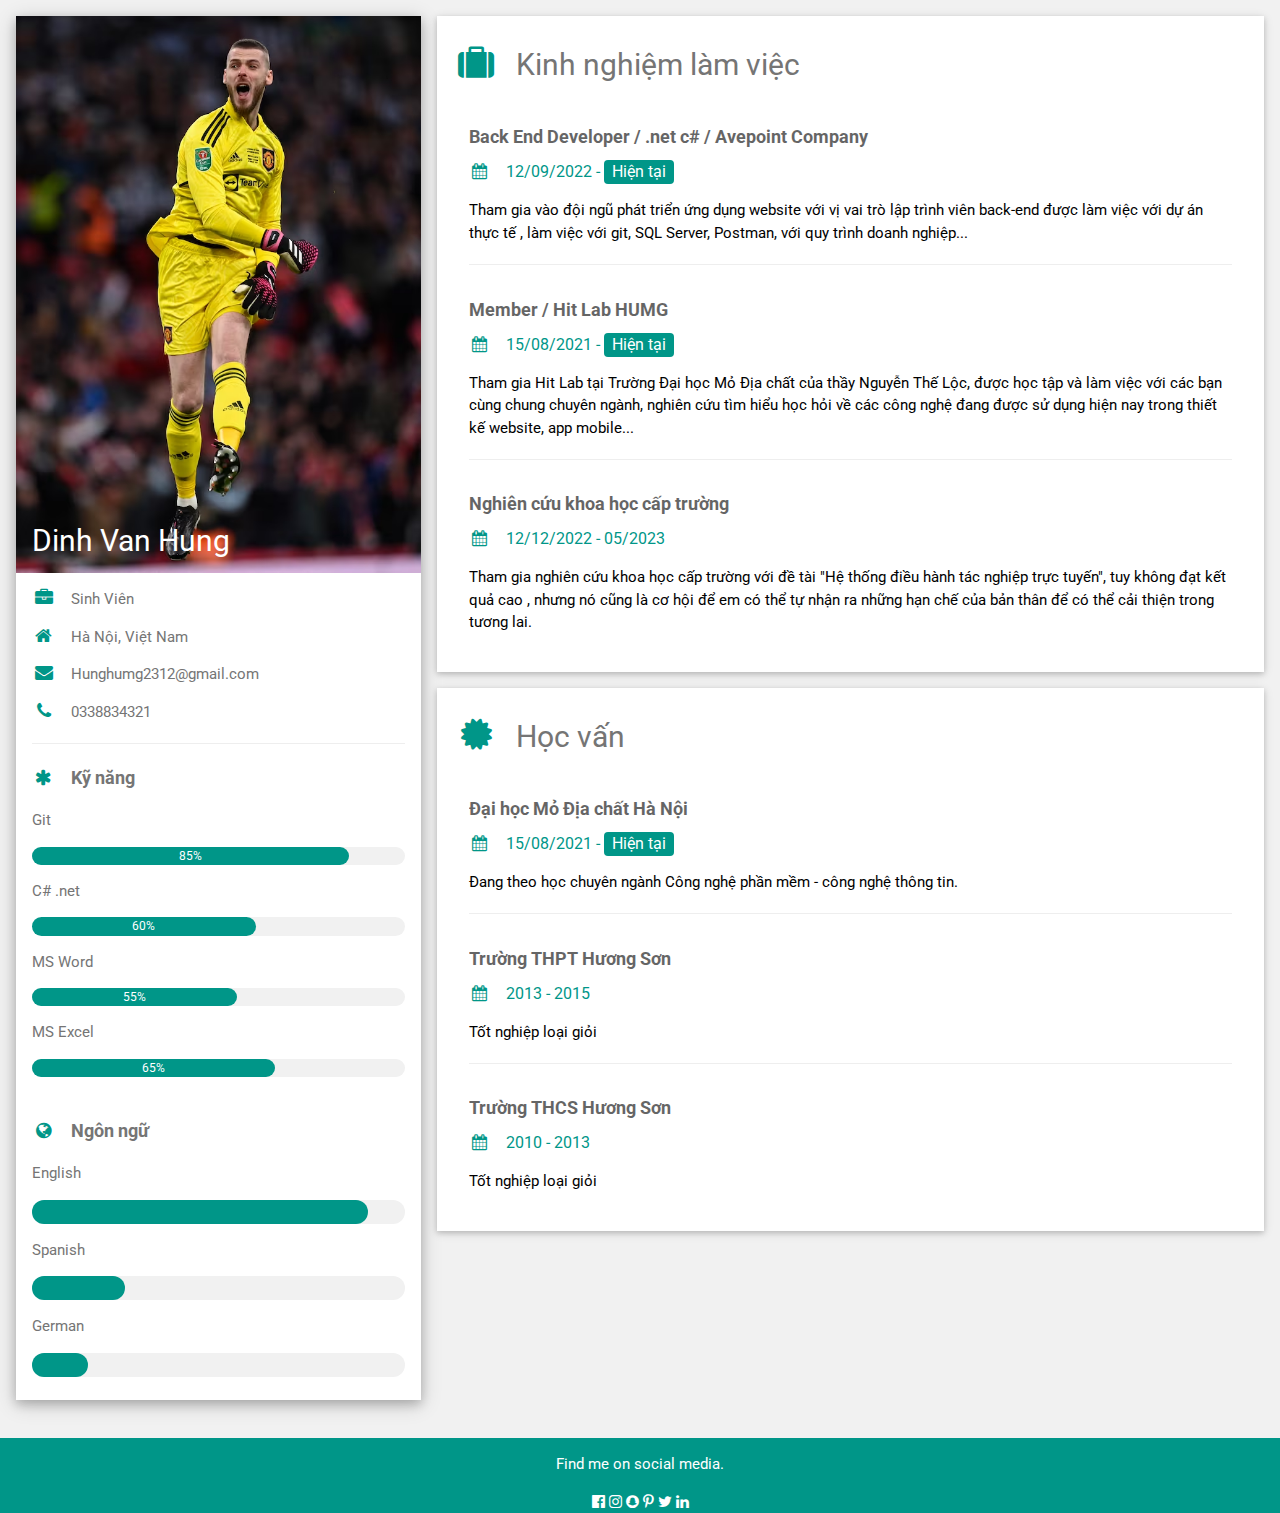
<file: index.html>
<!DOCTYPE html>
<html>
<head>
<title>W3.CSS Template</title>
<meta charset="UTF-8">
<meta name="viewport" content="width=device-width, initial-scale=1">
<!-- <link rel="stylesheet" href="https://www.w3schools.com/w3css/4/w3.css"> -->
<link rel="stylesheet" href="./css/style.css">

<link rel='stylesheet' href='https://fonts.googleapis.com/css?family=Roboto'>
<link rel="stylesheet" href="https://cdnjs.cloudflare.com/ajax/libs/font-awesome/4.7.0/css/font-awesome.min.css">
<style>
html,body,h1,h2,h3,h4,h5,h6 {font-family: "Roboto", sans-serif}
</style>
</head>
<body class="w3-light-grey">

<!-- Page Container -->
<div class="w3-content w3-margin-top" style="max-width:1400px;">

  <!-- The Grid -->
  <div class="w3-row-padding">
  
    <!-- Left Column -->
    <div class="w3-third">
    
      <div class="w3-white w3-text-grey w3-card-4">
        <div class="w3-display-container">
          <img src="/w3images/avatar_profile.img" style="width:100%" alt="Avatar">
          <div class="w3-display-bottomleft w3-container w3-text-white">
            <h2>Dinh Van Hung</h2>
          </div>
        </div>
        <div class="w3-container">
          <p><i class="fa fa-briefcase fa-fw w3-margin-right w3-large w3-text-teal"></i>Sinh Viên</p>
          <p><i class="fa fa-home fa-fw w3-margin-right w3-large w3-text-teal"></i>Hà Nội, Việt Nam</p>
          <p><i class="fa fa-envelope fa-fw w3-margin-right w3-large w3-text-teal"></i>Hunghumg2312@gmail.com</p>
          <p><i class="fa fa-phone fa-fw w3-margin-right w3-large w3-text-teal"></i>0338834321</p>
          <hr>

          <p class="w3-large"><b><i class="fa fa-asterisk fa-fw w3-margin-right w3-text-teal"></i>Kỹ năng</b></p>
          <p>Git</p>
          <div class="w3-light-grey w3-round-xlarge w3-small">
            <div class="w3-container w3-center w3-round-xlarge w3-teal" style="width:85%">85%</div>
          </div>
          <p>C# .net</p>
          <div class="w3-light-grey w3-round-xlarge w3-small">
            <div class="w3-container w3-center w3-round-xlarge w3-teal" style="width:60%">
              <div class="w3-center w3-text-white">60%</div>
            </div>
          </div>
          <p>MS Word</p>
          <div class="w3-light-grey w3-round-xlarge w3-small">
            <div class="w3-container w3-center w3-round-xlarge w3-teal" style="width:55%">55%</div>
          </div>
          <p>MS Excel</p>
          <div class="w3-light-grey w3-round-xlarge w3-small">
            <div class="w3-container w3-center w3-round-xlarge w3-teal" style="width:65%">65%</div>
          </div>
          <br>

          <p class="w3-large w3-text-theme"><b><i class="fa fa-globe fa-fw w3-margin-right w3-text-teal"></i>Ngôn ngữ</b></p>
          <p>English</p>
          <div class="w3-light-grey w3-round-xlarge">
            <div class="w3-round-xlarge w3-teal" style="height:24px;width:90%"></div>
          </div>
          <p>Spanish</p>
          <div class="w3-light-grey w3-round-xlarge">
            <div class="w3-round-xlarge w3-teal" style="height:24px;width:25%"></div>
          </div>
          <p>German</p>
          <div class="w3-light-grey w3-round-xlarge">
            <div class="w3-round-xlarge w3-teal" style="height:24px;width:15%"></div>
          </div>
          <br>
        </div>
      </div><br>

    <!-- End Left Column -->
    </div>

    <!-- Right Column -->
    <div class="w3-twothird">
    
      <div class="w3-container w3-card w3-white w3-margin-bottom">
        <h2 class="w3-text-grey w3-padding-16"><i class="fa fa-suitcase fa-fw w3-margin-right w3-xxlarge w3-text-teal"></i>Kinh nghiệm làm việc</h2>
        <div class="w3-container">
          <h5 class="w3-opacity"><b>Back End Developer / .net c# / Avepoint Company</b></h5>
          <h6 class="w3-text-teal"><i class="fa fa-calendar fa-fw w3-margin-right"></i>12/09/2022 - <span class="w3-tag w3-teal w3-round">Hiện tại</span></h6>
          <p>Tham gia vào đội ngũ phát triển ứng dụng website với vị vai trò lập trình viên back-end được làm việc với dự án thực tế
            , làm việc với git, SQL Server, Postman, với quy trình doanh nghiệp...
          </p>
          <hr>
        </div>
        <div class="w3-container">
          <h5 class="w3-opacity"><b>Member / Hit Lab HUMG</b></h5>
          <h6 class="w3-text-teal"><i class="fa fa-calendar fa-fw w3-margin-right"></i>15/08/2021 - <span class="w3-tag w3-teal w3-round">Hiện tại</span></h6>
          <p>Tham gia Hit Lab tại Trường Đại học Mỏ Địa chất của thầy Nguyễn Thế Lộc, được học tập và làm việc với các bạn cùng chung chuyên ngành,
            nghiên cứu tìm hiểu học hỏi về các công nghệ đang được sử dụng hiện nay trong thiết kế website, app mobile...
          </p>
          <hr>
        </div>
        <div class="w3-container">
          <h5 class="w3-opacity"><b>Nghiên cứu khoa học cấp trường</b></h5>
          <h6 class="w3-text-teal"><i class="fa fa-calendar fa-fw w3-margin-right"></i>12/12/2022 - 05/2023</h6>
          <p>Tham gia nghiên cứu khoa học cấp trường với đề tài "Hệ thống điều hành tác nghiệp trực tuyến", tuy không đạt kết quả cao
            , nhưng nó cũng là cơ hội để em có thể tự nhận ra những hạn chế của bản thân để có thể cải thiện trong tương lai.
          </p><br>
        </div>
      </div>

      <div class="w3-container w3-card w3-white">
        <h2 class="w3-text-grey w3-padding-16"><i class="fa fa-certificate fa-fw w3-margin-right w3-xxlarge w3-text-teal"></i>Học vấn</h2>
        <div class="w3-container">
          <h5 class="w3-opacity"><b>Đại học Mỏ Địa chất Hà Nội</b></h5>
          <h6 class="w3-text-teal"><i class="fa fa-calendar fa-fw w3-margin-right"></i>15/08/2021 - <span class="w3-tag w3-teal w3-round">Hiện tại</span></h6>
          <p>Đang theo học chuyên ngành Công nghệ phần mềm - công nghệ thông tin.</p>
          <hr>
        </div>
        <div class="w3-container">
          <h5 class="w3-opacity"><b>Trường THPT Hương Sơn</b></h5>
          <h6 class="w3-text-teal"><i class="fa fa-calendar fa-fw w3-margin-right"></i>2013 - 2015</h6>
          <p>Tốt nghiệp loại giỏi</p>
          <hr>
        </div>
        <div class="w3-container">
          <h5 class="w3-opacity"><b>Trường THCS Hương Sơn</b></h5>
          <h6 class="w3-text-teal"><i class="fa fa-calendar fa-fw w3-margin-right"></i>2010 - 2013</h6>
          <p>Tốt nghiệp loại giỏi</p><br>
        </div>
      </div>

    <!-- End Right Column -->
    </div>
    
  <!-- End Grid -->
  </div>
  
  <!-- End Page Container -->
</div>

<footer class="w3-container w3-teal w3-center w3-margin-top">
  <p>Find me on social media.</p>
  <i class="fa fa-facebook-official w3-hover-opacity"></i>
  <i class="fa fa-instagram w3-hover-opacity"></i>
  <i class="fa fa-snapchat w3-hover-opacity"></i>
  <i class="fa fa-pinterest-p w3-hover-opacity"></i>
  <i class="fa fa-twitter w3-hover-opacity"></i>
  <i class="fa fa-linkedin w3-hover-opacity"></i>
  <!-- <p>Powered by <a href="https://www.w3schools.com/w3css/default.asp" target="_blank">w3.css</a></p> -->
</footer>

</body>
</html>
</file>
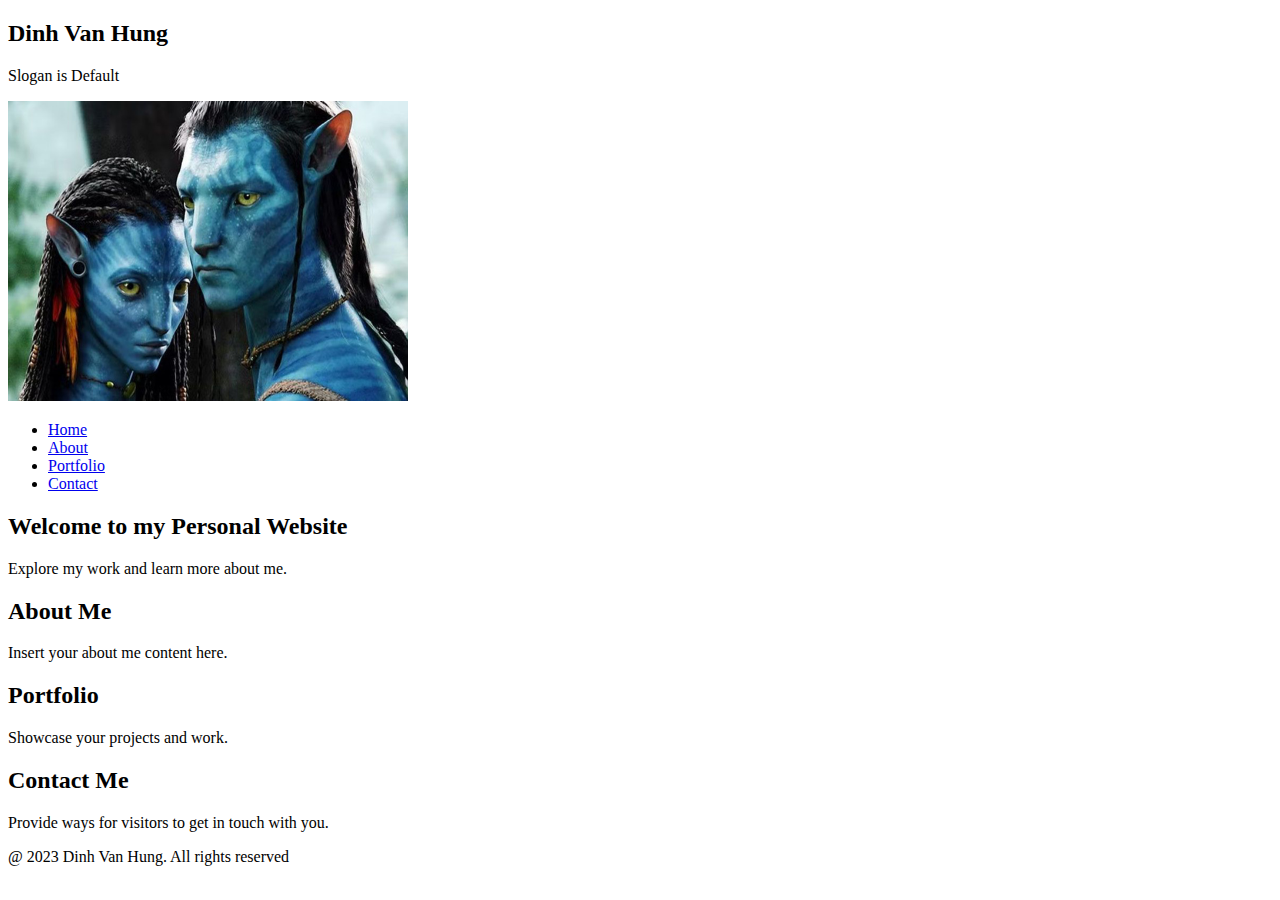
<file: lab3/index.html>
<!DOCTYPE html>
<html lang="en">
<head>
    <meta charset="UTF-8">
    <meta name="viewport" content="width=device-width, initial-scale=1.0">
    <title>Dinh Van Hung - Personal Website</title>
</head>
<body>
    <header>
        <div class="profile-image">

        </div>
        <div class="profile-info">
            <h2>Dinh Van Hung</h2>
            <p>Slogan is Default</p>
            <img width="400" height="300" src="./images/avatar.jpg" alt="avatar">
        </div>
        <nav class="main-menu">
            <ul>
                <li><a href="#home">Home</a></li>
                <li><a href="#about">About</a></li>
                <li><a href="#portfolio">Portfolio</a></li>
                <li><a href="#contact">Contact</a></li>
            </ul>
        </nav>
    </header>
    <main>
        <section id="home">
            <div class="container">
                <h2>Welcome to my Personal Website</h2>
                <p>Explore my work and learn more about me.</p>
            </div>
        </section>
        <section id="about">
            <div class="container">
                <h2>About Me</h2>
                <p>Insert your about me content here.</p>
            </div>
        </section>
        <section id="portfolio">
            <div class="container">
                <h2>Portfolio</h2>
                <p>Showcase your projects and work.</p>
            </div>
        </section>
        <section id="contact">
            <div class="container">
                <h2>Contact Me</h2>
                <p>Provide ways for visitors to get in touch with you.</p>
            </div>
        </section>
    </main>
    <footer>
        <div class="container">
            <p>@ 2023 Dinh Van Hung. All rights reserved</p>
        </div>
    </footer>
</body>
</html>
</file>
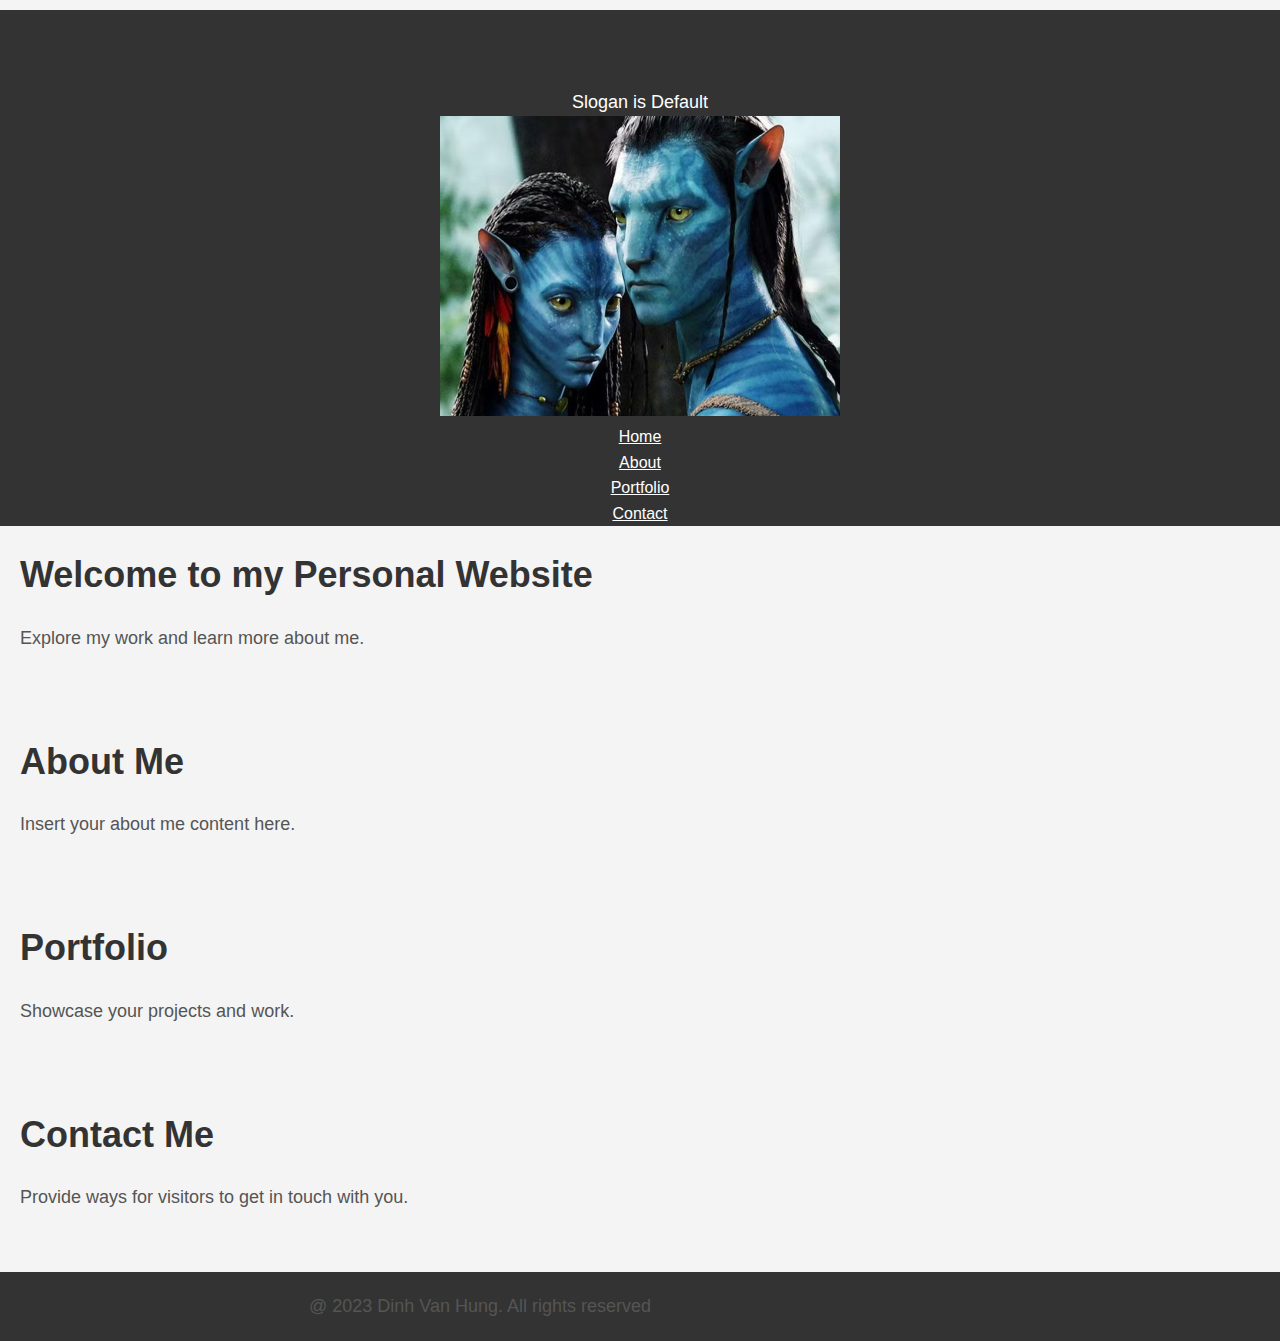
<file: lab5/index.html>
<!DOCTYPE html>
<html lang="en">
<head>
    <meta charset="UTF-8">
    <link rel="stylesheet" href="css/styles.css">
    <meta name="viewport" content="width=device-width, initial-scale=1.0">
    <title>Dinh Van Hung - Personal Website</title>
</head>
<body>
    <header>
        <div class="profile-image">

        </div>
        <div class="profile-info">
            <h2>Dinh Van Hung</h2>
            <p class="slogan">Slogan is Default</p>
            <img width="400" height="300" src="./images/avatar.jpg" alt="avatar">
        </div>
        <nav class="main-menu">
            <ul>
                <li><a href="#home">Home</a></li>
                <li><a href="#about">About</a></li>
                <li><a href="#portfolio">Portfolio</a></li>
                <li><a href="#contact">Contact</a></li>
            </ul>
        </nav>
    </header>
    <main>
        <section id="home">
            <div class="container">
                <h2>Welcome to my Personal Website</h2>
                <p>Explore my work and learn more about me.</p>
            </div>
        </section>
        <section id="about">
            <div class="container">
                <h2>About Me</h2>
                <p>Insert your about me content here.</p>
            </div>
        </section>
        <section id="portfolio">
            <div class="container">
                <h2>Portfolio</h2>
                <p>Showcase your projects and work.</p>
            </div>
        </section>
        <section id="contact">
            <div class="container">
                <h2>Contact Me</h2>
                <p>Provide ways for visitors to get in touch with you.</p>
            </div>
        </section>
    </main>
    <footer>
        <div class="container">
            <p>@ 2023 Dinh Van Hung. All rights reserved</p>
        </div>
    </footer>
</body>
</html>
</file>
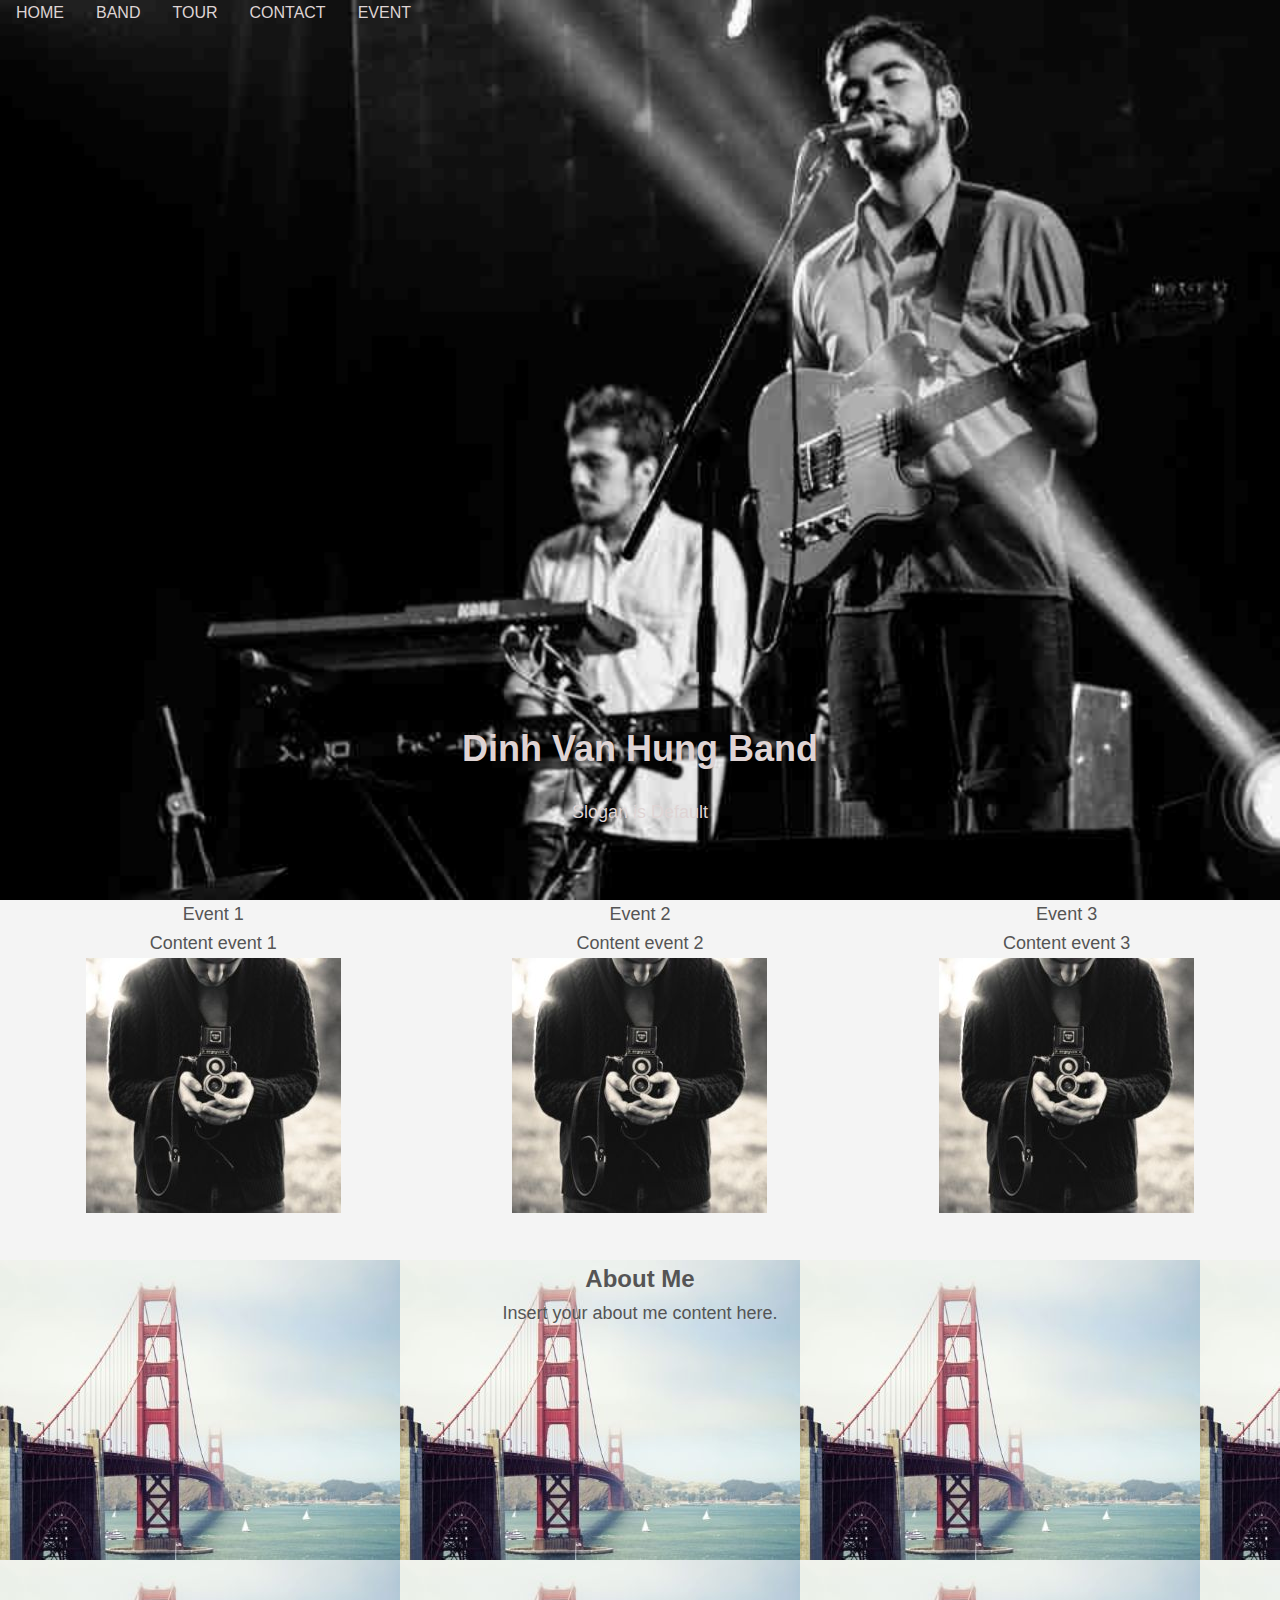
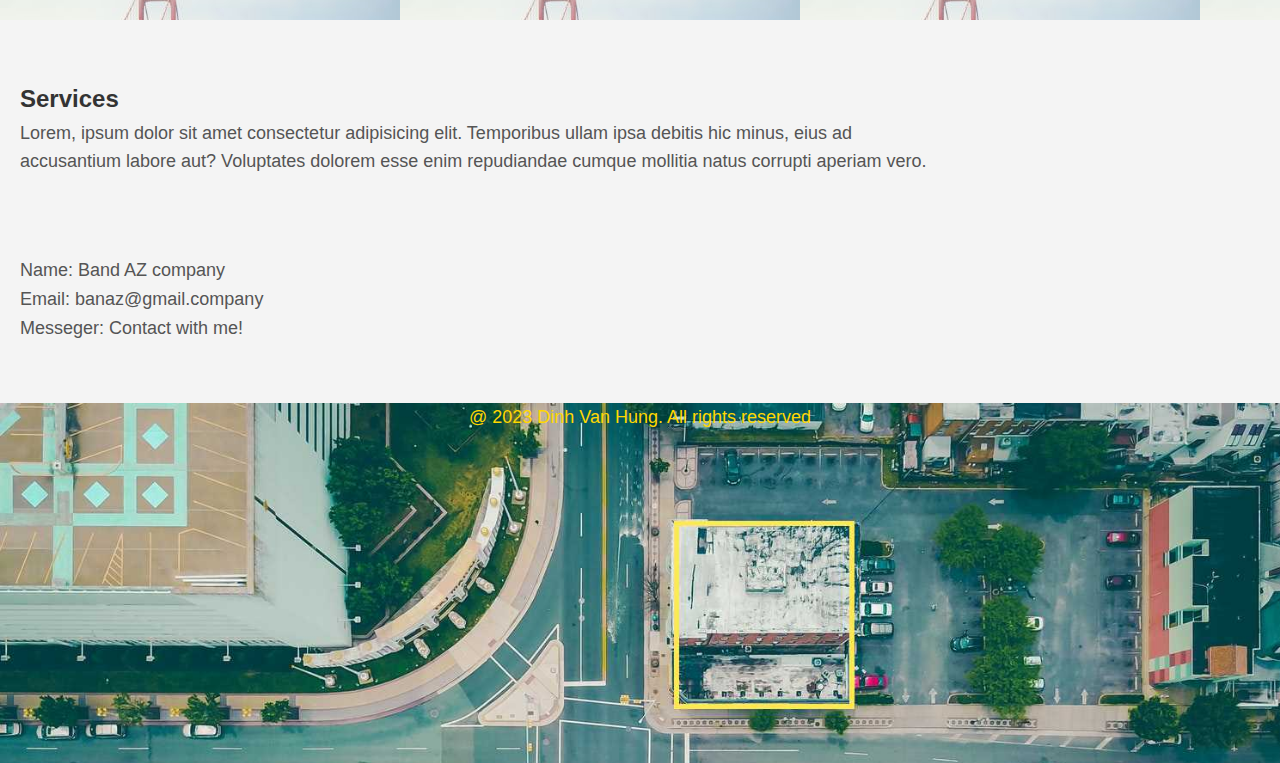
<file: lab6/index.html>
<!DOCTYPE html>
<html lang="en">
<head>
    <meta charset="UTF-8">
    <link rel="stylesheet" href="css/styles.css">
    <meta name="viewport" content="width=device-width, initial-scale=1.0">
    <title>Dinh Van Hung - Personal Website</title>
</head>
<body>
    <header class="header">
        <nav class="main-menu">
            <ul>
                <li><a href="#home">HOME</a></li>
                <li><a href="#about">BAND</a></li>
                <li><a href="#portfolio">TOUR</a></li>
                <li><a href="#contact">CONTACT</a></li>
                <li><a href="#contact">EVENT</a></li>
            </ul>
        </nav>
        <div class="profile-info">
            <h2>Dinh Van Hung Band</h2>
            <p class="slogan">Slogan is Default</p>
        </div>
    </header>
    <main>
        <section id="event">
            <div class="container1">
                <p class="title_event">Event 1</p>
                <p class="event_content">Content event 1</p>
                <img src="./images/event/bandmember.jpg" alt="event1">
            </div>
            <div class="container2">
                <p class="title_event">Event 2</p>
                <p class="event_content">Content event 2</p>
                <img src="./images/event/bandmember.jpg" alt="event1">
            </div>
            <div class="container3">
                <p class="title_event">Event 3</p>
                <p class="event_content">Content event 3</p>
                <img src="./images/event/bandmember.jpg" alt="event1">
            </div>
        </section>
        <section id="about">
            <div class="container_about">
                <h2 class="about_head">About Me</h2>
                <p class="about_content">Insert your about me content here.</p>
            </div>
        </section>
        <section id="service">
            <div class="container">
                <h2>Services</h2>
                <p>Lorem, ipsum dolor sit amet consectetur adipisicing elit. 
                Temporibus ullam ipsa debitis hic minus, eius ad accusantium labore aut?
                 Voluptates dolorem esse enim repudiandae cumque mollitia natus corrupti aperiam vero.</p>
            </div>
        </section>
        <section id="contact">
            <div class="container">
                <ul>
                    <p>Name: Band AZ company</p>
                    <p>Email: banaz@gmail.company</p>
                    <p>Messeger: Contact with me!</p>
                </ul>
            </div>
        </section>
    </main>
    <footer>
        <div class="container_footer">
            <p class="footer_content">@ 2023 Dinh Van Hung. All rights reserved</p>
        </div>
    </footer>
</body>
</html>
</file>
<file: css/style.css>
/* W3.CSS 4.15 December 2020 by Jan Egil and Borge Refsnes */
html{box-sizing:border-box}*,*:before,*:after{box-sizing:inherit}
/* Extract from normalize.css by Nicolas Gallagher and Jonathan Neal git.io/normalize */
html{-ms-text-size-adjust:100%;-webkit-text-size-adjust:100%}body{margin:0}
article,aside,details,figcaption,figure,footer,header,main,menu,nav,section{display:block}summary{display:list-item}
audio,canvas,progress,video{display:inline-block}progress{vertical-align:baseline}
audio:not([controls]){display:none;height:0}[hidden],template{display:none}
a{background-color:transparent}a:active,a:hover{outline-width:0}
abbr[title]{border-bottom:none;text-decoration:underline;text-decoration:underline dotted}
b,strong{font-weight:bolder}dfn{font-style:italic}mark{background:#ff0;color:#000}
small{font-size:80%}sub,sup{font-size:75%;line-height:0;position:relative;vertical-align:baseline}
sub{bottom:-0.25em}sup{top:-0.5em}figure{margin:1em 40px}img{border-style:none}
code,kbd,pre,samp{font-family:monospace,monospace;font-size:1em}hr{box-sizing:content-box;height:0;overflow:visible}
button,input,select,textarea,optgroup{font:inherit;margin:0}optgroup{font-weight:bold}
button,input{overflow:visible}button,select{text-transform:none}
button,[type=button],[type=reset],[type=submit]{-webkit-appearance:button}
button::-moz-focus-inner,[type=button]::-moz-focus-inner,[type=reset]::-moz-focus-inner,[type=submit]::-moz-focus-inner{border-style:none;padding:0}
button:-moz-focusring,[type=button]:-moz-focusring,[type=reset]:-moz-focusring,[type=submit]:-moz-focusring{outline:1px dotted ButtonText}
fieldset{border:1px solid #c0c0c0;margin:0 2px;padding:.35em .625em .75em}
legend{color:inherit;display:table;max-width:100%;padding:0;white-space:normal}textarea{overflow:auto}
[type=checkbox],[type=radio]{padding:0}
[type=number]::-webkit-inner-spin-button,[type=number]::-webkit-outer-spin-button{height:auto}
[type=search]{-webkit-appearance:textfield;outline-offset:-2px}
[type=search]::-webkit-search-decoration{-webkit-appearance:none}
::-webkit-file-upload-button{-webkit-appearance:button;font:inherit}
/* End extract */
html,body{font-family:Verdana,sans-serif;font-size:15px;line-height:1.5}html{overflow-x:hidden}
h1{font-size:36px}h2{font-size:30px}h3{font-size:24px}h4{font-size:20px}h5{font-size:18px}h6{font-size:16px}
.w3-serif{font-family:serif}.w3-sans-serif{font-family:sans-serif}.w3-cursive{font-family:cursive}.w3-monospace{font-family:monospace}
h1,h2,h3,h4,h5,h6{font-family:"Segoe UI",Arial,sans-serif;font-weight:400;margin:10px 0}.w3-wide{letter-spacing:4px}
hr{border:0;border-top:1px solid #eee;margin:20px 0}
.w3-image{max-width:100%;height:auto}img{vertical-align:middle}a{color:inherit}
.w3-table,.w3-table-all{border-collapse:collapse;border-spacing:0;width:100%;display:table}.w3-table-all{border:1px solid #ccc}
.w3-bordered tr,.w3-table-all tr{border-bottom:1px solid #ddd}.w3-striped tbody tr:nth-child(even){background-color:#f1f1f1}
.w3-table-all tr:nth-child(odd){background-color:#fff}.w3-table-all tr:nth-child(even){background-color:#f1f1f1}
.w3-hoverable tbody tr:hover,.w3-ul.w3-hoverable li:hover{background-color:#ccc}.w3-centered tr th,.w3-centered tr td{text-align:center}
.w3-table td,.w3-table th,.w3-table-all td,.w3-table-all th{padding:8px 8px;display:table-cell;text-align:left;vertical-align:top}
.w3-table th:first-child,.w3-table td:first-child,.w3-table-all th:first-child,.w3-table-all td:first-child{padding-left:16px}
.w3-btn,.w3-button{border:none;display:inline-block;padding:8px 16px;vertical-align:middle;overflow:hidden;text-decoration:none;color:inherit;background-color:inherit;text-align:center;cursor:pointer;white-space:nowrap}
.w3-btn:hover{box-shadow:0 8px 16px 0 rgba(0,0,0,0.2),0 6px 20px 0 rgba(0,0,0,0.19)}
.w3-btn,.w3-button{-webkit-touch-callout:none;-webkit-user-select:none;-khtml-user-select:none;-moz-user-select:none;-ms-user-select:none;user-select:none}   
.w3-disabled,.w3-btn:disabled,.w3-button:disabled{cursor:not-allowed;opacity:0.3}.w3-disabled *,:disabled *{pointer-events:none}
.w3-btn.w3-disabled:hover,.w3-btn:disabled:hover{box-shadow:none}
.w3-badge,.w3-tag{background-color:#000;color:#fff;display:inline-block;padding-left:8px;padding-right:8px;text-align:center}.w3-badge{border-radius:50%}
.w3-ul{list-style-type:none;padding:0;margin:0}.w3-ul li{padding:8px 16px;border-bottom:1px solid #ddd}.w3-ul li:last-child{border-bottom:none}
.w3-tooltip,.w3-display-container{position:relative}.w3-tooltip .w3-text{display:none}.w3-tooltip:hover .w3-text{display:inline-block}
.w3-ripple:active{opacity:0.5}.w3-ripple{transition:opacity 0s}
.w3-input{padding:8px;display:block;border:none;border-bottom:1px solid #ccc;width:100%}
.w3-select{padding:9px 0;width:100%;border:none;border-bottom:1px solid #ccc}
.w3-dropdown-click,.w3-dropdown-hover{position:relative;display:inline-block;cursor:pointer}
.w3-dropdown-hover:hover .w3-dropdown-content{display:block}
.w3-dropdown-hover:first-child,.w3-dropdown-click:hover{background-color:#ccc;color:#000}
.w3-dropdown-hover:hover > .w3-button:first-child,.w3-dropdown-click:hover > .w3-button:first-child{background-color:#ccc;color:#000}
.w3-dropdown-content{cursor:auto;color:#000;background-color:#fff;display:none;position:absolute;min-width:160px;margin:0;padding:0;z-index:1}
.w3-check,.w3-radio{width:24px;height:24px;position:relative;top:6px}
.w3-sidebar{height:100%;width:200px;background-color:#fff;position:fixed!important;z-index:1;overflow:auto}
.w3-bar-block .w3-dropdown-hover,.w3-bar-block .w3-dropdown-click{width:100%}
.w3-bar-block .w3-dropdown-hover .w3-dropdown-content,.w3-bar-block .w3-dropdown-click .w3-dropdown-content{min-width:100%}
.w3-bar-block .w3-dropdown-hover .w3-button,.w3-bar-block .w3-dropdown-click .w3-button{width:100%;text-align:left;padding:8px 16px}
.w3-main,#main{transition:margin-left .4s}
.w3-modal{z-index:3;display:none;padding-top:100px;position:fixed;left:0;top:0;width:100%;height:100%;overflow:auto;background-color:rgb(0,0,0);background-color:rgba(0,0,0,0.4)}
.w3-modal-content{margin:auto;background-color:#fff;position:relative;padding:0;outline:0;width:600px}
.w3-bar{width:100%;overflow:hidden}.w3-center .w3-bar{display:inline-block;width:auto}
.w3-bar .w3-bar-item{padding:8px 16px;float:left;width:auto;border:none;display:block;outline:0}
.w3-bar .w3-dropdown-hover,.w3-bar .w3-dropdown-click{position:static;float:left}
.w3-bar .w3-button{white-space:normal}
.w3-bar-block .w3-bar-item{width:100%;display:block;padding:8px 16px;text-align:left;border:none;white-space:normal;float:none;outline:0}
.w3-bar-block.w3-center .w3-bar-item{text-align:center}.w3-block{display:block;width:100%}
.w3-responsive{display:block;overflow-x:auto}
.w3-container:after,.w3-container:before,.w3-panel:after,.w3-panel:before,.w3-row:after,.w3-row:before,.w3-row-padding:after,.w3-row-padding:before,
.w3-cell-row:before,.w3-cell-row:after,.w3-clear:after,.w3-clear:before,.w3-bar:before,.w3-bar:after{content:"";display:table;clear:both}
.w3-col,.w3-half,.w3-third,.w3-twothird,.w3-threequarter,.w3-quarter{float:left;width:100%}
.w3-col.s1{width:8.33333%}.w3-col.s2{width:16.66666%}.w3-col.s3{width:24.99999%}.w3-col.s4{width:33.33333%}
.w3-col.s5{width:41.66666%}.w3-col.s6{width:49.99999%}.w3-col.s7{width:58.33333%}.w3-col.s8{width:66.66666%}
.w3-col.s9{width:74.99999%}.w3-col.s10{width:83.33333%}.w3-col.s11{width:91.66666%}.w3-col.s12{width:99.99999%}
@media (min-width:601px){.w3-col.m1{width:8.33333%}.w3-col.m2{width:16.66666%}.w3-col.m3,.w3-quarter{width:24.99999%}.w3-col.m4,.w3-third{width:33.33333%}
.w3-col.m5{width:41.66666%}.w3-col.m6,.w3-half{width:49.99999%}.w3-col.m7{width:58.33333%}.w3-col.m8,.w3-twothird{width:66.66666%}
.w3-col.m9,.w3-threequarter{width:74.99999%}.w3-col.m10{width:83.33333%}.w3-col.m11{width:91.66666%}.w3-col.m12{width:99.99999%}}
@media (min-width:993px){.w3-col.l1{width:8.33333%}.w3-col.l2{width:16.66666%}.w3-col.l3{width:24.99999%}.w3-col.l4{width:33.33333%}
.w3-col.l5{width:41.66666%}.w3-col.l6{width:49.99999%}.w3-col.l7{width:58.33333%}.w3-col.l8{width:66.66666%}
.w3-col.l9{width:74.99999%}.w3-col.l10{width:83.33333%}.w3-col.l11{width:91.66666%}.w3-col.l12{width:99.99999%}}
.w3-rest{overflow:hidden}.w3-stretch{margin-left:-16px;margin-right:-16px}
.w3-content,.w3-auto{margin-left:auto;margin-right:auto}.w3-content{max-width:980px}.w3-auto{max-width:1140px}
.w3-cell-row{display:table;width:100%}.w3-cell{display:table-cell}
.w3-cell-top{vertical-align:top}.w3-cell-middle{vertical-align:middle}.w3-cell-bottom{vertical-align:bottom}
.w3-hide{display:none!important}.w3-show-block,.w3-show{display:block!important}.w3-show-inline-block{display:inline-block!important}
@media (max-width:1205px){.w3-auto{max-width:95%}}
@media (max-width:600px){.w3-modal-content{margin:0 10px;width:auto!important}.w3-modal{padding-top:30px}
.w3-dropdown-hover.w3-mobile .w3-dropdown-content,.w3-dropdown-click.w3-mobile .w3-dropdown-content{position:relative}	
.w3-hide-small{display:none!important}.w3-mobile{display:block;width:100%!important}.w3-bar-item.w3-mobile,.w3-dropdown-hover.w3-mobile,.w3-dropdown-click.w3-mobile{text-align:center}
.w3-dropdown-hover.w3-mobile,.w3-dropdown-hover.w3-mobile .w3-btn,.w3-dropdown-hover.w3-mobile .w3-button,.w3-dropdown-click.w3-mobile,.w3-dropdown-click.w3-mobile .w3-btn,.w3-dropdown-click.w3-mobile .w3-button{width:100%}}
@media (max-width:768px){.w3-modal-content{width:500px}.w3-modal{padding-top:50px}}
@media (min-width:993px){.w3-modal-content{width:900px}.w3-hide-large{display:none!important}.w3-sidebar.w3-collapse{display:block!important}}
@media (max-width:992px) and (min-width:601px){.w3-hide-medium{display:none!important}}
@media (max-width:992px){.w3-sidebar.w3-collapse{display:none}.w3-main{margin-left:0!important;margin-right:0!important}.w3-auto{max-width:100%}}
.w3-top,.w3-bottom{position:fixed;width:100%;z-index:1}.w3-top{top:0}.w3-bottom{bottom:0}
.w3-overlay{position:fixed;display:none;width:100%;height:100%;top:0;left:0;right:0;bottom:0;background-color:rgba(0,0,0,0.5);z-index:2}
.w3-display-topleft{position:absolute;left:0;top:0}.w3-display-topright{position:absolute;right:0;top:0}
.w3-display-bottomleft{position:absolute;left:0;bottom:0}.w3-display-bottomright{position:absolute;right:0;bottom:0}
.w3-display-middle{position:absolute;top:50%;left:50%;transform:translate(-50%,-50%);-ms-transform:translate(-50%,-50%)}
.w3-display-left{position:absolute;top:50%;left:0%;transform:translate(0%,-50%);-ms-transform:translate(-0%,-50%)}
.w3-display-right{position:absolute;top:50%;right:0%;transform:translate(0%,-50%);-ms-transform:translate(0%,-50%)}
.w3-display-topmiddle{position:absolute;left:50%;top:0;transform:translate(-50%,0%);-ms-transform:translate(-50%,0%)}
.w3-display-bottommiddle{position:absolute;left:50%;bottom:0;transform:translate(-50%,0%);-ms-transform:translate(-50%,0%)}
.w3-display-container:hover .w3-display-hover{display:block}.w3-display-container:hover span.w3-display-hover{display:inline-block}.w3-display-hover{display:none}
.w3-display-position{position:absolute}
.w3-circle{border-radius:50%}
.w3-round-small{border-radius:2px}.w3-round,.w3-round-medium{border-radius:4px}.w3-round-large{border-radius:8px}.w3-round-xlarge{border-radius:16px}.w3-round-xxlarge{border-radius:32px}
.w3-row-padding,.w3-row-padding>.w3-half,.w3-row-padding>.w3-third,.w3-row-padding>.w3-twothird,.w3-row-padding>.w3-threequarter,.w3-row-padding>.w3-quarter,.w3-row-padding>.w3-col{padding:0 8px}
.w3-container,.w3-panel{padding:0.01em 16px}.w3-panel{margin-top:16px;margin-bottom:16px}
.w3-code,.w3-codespan{font-family:Consolas,"courier new";font-size:16px}
.w3-code{width:auto;background-color:#fff;padding:8px 12px;border-left:4px solid #4CAF50;word-wrap:break-word}
.w3-codespan{color:crimson;background-color:#f1f1f1;padding-left:4px;padding-right:4px;font-size:110%}
.w3-card,.w3-card-2{box-shadow:0 2px 5px 0 rgba(0,0,0,0.16),0 2px 10px 0 rgba(0,0,0,0.12)}
.w3-card-4,.w3-hover-shadow:hover{box-shadow:0 4px 10px 0 rgba(0,0,0,0.2),0 4px 20px 0 rgba(0,0,0,0.19)}
.w3-spin{animation:w3-spin 2s infinite linear}@keyframes w3-spin{0%{transform:rotate(0deg)}100%{transform:rotate(359deg)}}
.w3-animate-fading{animation:fading 10s infinite}@keyframes fading{0%{opacity:0}50%{opacity:1}100%{opacity:0}}
.w3-animate-opacity{animation:opac 0.8s}@keyframes opac{from{opacity:0} to{opacity:1}}
.w3-animate-top{position:relative;animation:animatetop 0.4s}@keyframes animatetop{from{top:-300px;opacity:0} to{top:0;opacity:1}}
.w3-animate-left{position:relative;animation:animateleft 0.4s}@keyframes animateleft{from{left:-300px;opacity:0} to{left:0;opacity:1}}
.w3-animate-right{position:relative;animation:animateright 0.4s}@keyframes animateright{from{right:-300px;opacity:0} to{right:0;opacity:1}}
.w3-animate-bottom{position:relative;animation:animatebottom 0.4s}@keyframes animatebottom{from{bottom:-300px;opacity:0} to{bottom:0;opacity:1}}
.w3-animate-zoom {animation:animatezoom 0.6s}@keyframes animatezoom{from{transform:scale(0)} to{transform:scale(1)}}
.w3-animate-input{transition:width 0.4s ease-in-out}.w3-animate-input:focus{width:100%!important}
.w3-opacity,.w3-hover-opacity:hover{opacity:0.60}.w3-opacity-off,.w3-hover-opacity-off:hover{opacity:1}
.w3-opacity-max{opacity:0.25}.w3-opacity-min{opacity:0.75}
.w3-greyscale-max,.w3-grayscale-max,.w3-hover-greyscale:hover,.w3-hover-grayscale:hover{filter:grayscale(100%)}
.w3-greyscale,.w3-grayscale{filter:grayscale(75%)}.w3-greyscale-min,.w3-grayscale-min{filter:grayscale(50%)}
.w3-sepia{filter:sepia(75%)}.w3-sepia-max,.w3-hover-sepia:hover{filter:sepia(100%)}.w3-sepia-min{filter:sepia(50%)}
.w3-tiny{font-size:10px!important}.w3-small{font-size:12px!important}.w3-medium{font-size:15px!important}.w3-large{font-size:18px!important}
.w3-xlarge{font-size:24px!important}.w3-xxlarge{font-size:36px!important}.w3-xxxlarge{font-size:48px!important}.w3-jumbo{font-size:64px!important}
.w3-left-align{text-align:left!important}.w3-right-align{text-align:right!important}.w3-justify{text-align:justify!important}.w3-center{text-align:center!important}
.w3-border-0{border:0!important}.w3-border{border:1px solid #ccc!important}
.w3-border-top{border-top:1px solid #ccc!important}.w3-border-bottom{border-bottom:1px solid #ccc!important}
.w3-border-left{border-left:1px solid #ccc!important}.w3-border-right{border-right:1px solid #ccc!important}
.w3-topbar{border-top:6px solid #ccc!important}.w3-bottombar{border-bottom:6px solid #ccc!important}
.w3-leftbar{border-left:6px solid #ccc!important}.w3-rightbar{border-right:6px solid #ccc!important}
.w3-section,.w3-code{margin-top:16px!important;margin-bottom:16px!important}
.w3-margin{margin:16px!important}.w3-margin-top{margin-top:16px!important}.w3-margin-bottom{margin-bottom:16px!important}
.w3-margin-left{margin-left:16px!important}.w3-margin-right{margin-right:16px!important}
.w3-padding-small{padding:4px 8px!important}.w3-padding{padding:8px 16px!important}.w3-padding-large{padding:12px 24px!important}
.w3-padding-16{padding-top:16px!important;padding-bottom:16px!important}.w3-padding-24{padding-top:24px!important;padding-bottom:24px!important}
.w3-padding-32{padding-top:32px!important;padding-bottom:32px!important}.w3-padding-48{padding-top:48px!important;padding-bottom:48px!important}
.w3-padding-64{padding-top:64px!important;padding-bottom:64px!important}
.w3-padding-top-64{padding-top:64px!important}.w3-padding-top-48{padding-top:48px!important}
.w3-padding-top-32{padding-top:32px!important}.w3-padding-top-24{padding-top:24px!important}
.w3-left{float:left!important}.w3-right{float:right!important}
.w3-button:hover{color:#000!important;background-color:#ccc!important}
.w3-transparent,.w3-hover-none:hover{background-color:transparent!important}
.w3-hover-none:hover{box-shadow:none!important}
/* Colors */
.w3-amber,.w3-hover-amber:hover{color:#000!important;background-color:#ffc107!important}
.w3-aqua,.w3-hover-aqua:hover{color:#000!important;background-color:#00ffff!important}
.w3-blue,.w3-hover-blue:hover{color:#fff!important;background-color:#2196F3!important}
.w3-light-blue,.w3-hover-light-blue:hover{color:#000!important;background-color:#87CEEB!important}
.w3-brown,.w3-hover-brown:hover{color:#fff!important;background-color:#795548!important}
.w3-cyan,.w3-hover-cyan:hover{color:#000!important;background-color:#00bcd4!important}
.w3-blue-grey,.w3-hover-blue-grey:hover,.w3-blue-gray,.w3-hover-blue-gray:hover{color:#fff!important;background-color:#607d8b!important}
.w3-green,.w3-hover-green:hover{color:#fff!important;background-color:#4CAF50!important}
.w3-light-green,.w3-hover-light-green:hover{color:#000!important;background-color:#8bc34a!important}
.w3-indigo,.w3-hover-indigo:hover{color:#fff!important;background-color:#3f51b5!important}
.w3-khaki,.w3-hover-khaki:hover{color:#000!important;background-color:#f0e68c!important}
.w3-lime,.w3-hover-lime:hover{color:#000!important;background-color:#cddc39!important}
.w3-orange,.w3-hover-orange:hover{color:#000!important;background-color:#ff9800!important}
.w3-deep-orange,.w3-hover-deep-orange:hover{color:#fff!important;background-color:#ff5722!important}
.w3-pink,.w3-hover-pink:hover{color:#fff!important;background-color:#e91e63!important}
.w3-purple,.w3-hover-purple:hover{color:#fff!important;background-color:#9c27b0!important}
.w3-deep-purple,.w3-hover-deep-purple:hover{color:#fff!important;background-color:#673ab7!important}
.w3-red,.w3-hover-red:hover{color:#fff!important;background-color:#f44336!important}
.w3-sand,.w3-hover-sand:hover{color:#000!important;background-color:#fdf5e6!important}
.w3-teal,.w3-hover-teal:hover{color:#fff!important;background-color:#009688!important}
.w3-yellow,.w3-hover-yellow:hover{color:#000!important;background-color:#ffeb3b!important}
.w3-white,.w3-hover-white:hover{color:#000!important;background-color:#fff!important}
.w3-black,.w3-hover-black:hover{color:#fff!important;background-color:#000!important}
.w3-grey,.w3-hover-grey:hover,.w3-gray,.w3-hover-gray:hover{color:#000!important;background-color:#9e9e9e!important}
.w3-light-grey,.w3-hover-light-grey:hover,.w3-light-gray,.w3-hover-light-gray:hover{color:#000!important;background-color:#f1f1f1!important}
.w3-dark-grey,.w3-hover-dark-grey:hover,.w3-dark-gray,.w3-hover-dark-gray:hover{color:#fff!important;background-color:#616161!important}
.w3-pale-red,.w3-hover-pale-red:hover{color:#000!important;background-color:#ffdddd!important}
.w3-pale-green,.w3-hover-pale-green:hover{color:#000!important;background-color:#ddffdd!important}
.w3-pale-yellow,.w3-hover-pale-yellow:hover{color:#000!important;background-color:#ffffcc!important}
.w3-pale-blue,.w3-hover-pale-blue:hover{color:#000!important;background-color:#ddffff!important}
.w3-text-amber,.w3-hover-text-amber:hover{color:#ffc107!important}
.w3-text-aqua,.w3-hover-text-aqua:hover{color:#00ffff!important}
.w3-text-blue,.w3-hover-text-blue:hover{color:#2196F3!important}
.w3-text-light-blue,.w3-hover-text-light-blue:hover{color:#87CEEB!important}
.w3-text-brown,.w3-hover-text-brown:hover{color:#795548!important}
.w3-text-cyan,.w3-hover-text-cyan:hover{color:#00bcd4!important}
.w3-text-blue-grey,.w3-hover-text-blue-grey:hover,.w3-text-blue-gray,.w3-hover-text-blue-gray:hover{color:#607d8b!important}
.w3-text-green,.w3-hover-text-green:hover{color:#4CAF50!important}
.w3-text-light-green,.w3-hover-text-light-green:hover{color:#8bc34a!important}
.w3-text-indigo,.w3-hover-text-indigo:hover{color:#3f51b5!important}
.w3-text-khaki,.w3-hover-text-khaki:hover{color:#b4aa50!important}
.w3-text-lime,.w3-hover-text-lime:hover{color:#cddc39!important}
.w3-text-orange,.w3-hover-text-orange:hover{color:#ff9800!important}
.w3-text-deep-orange,.w3-hover-text-deep-orange:hover{color:#ff5722!important}
.w3-text-pink,.w3-hover-text-pink:hover{color:#e91e63!important}
.w3-text-purple,.w3-hover-text-purple:hover{color:#9c27b0!important}
.w3-text-deep-purple,.w3-hover-text-deep-purple:hover{color:#673ab7!important}
.w3-text-red,.w3-hover-text-red:hover{color:#f44336!important}
.w3-text-sand,.w3-hover-text-sand:hover{color:#fdf5e6!important}
.w3-text-teal,.w3-hover-text-teal:hover{color:#009688!important}
.w3-text-yellow,.w3-hover-text-yellow:hover{color:#d2be0e!important}
.w3-text-white,.w3-hover-text-white:hover{color:#fff!important}
.w3-text-black,.w3-hover-text-black:hover{color:#000!important}
.w3-text-grey,.w3-hover-text-grey:hover,.w3-text-gray,.w3-hover-text-gray:hover{color:#757575!important}
.w3-text-light-grey,.w3-hover-text-light-grey:hover,.w3-text-light-gray,.w3-hover-text-light-gray:hover{color:#f1f1f1!important}
.w3-text-dark-grey,.w3-hover-text-dark-grey:hover,.w3-text-dark-gray,.w3-hover-text-dark-gray:hover{color:#3a3a3a!important}
.w3-border-amber,.w3-hover-border-amber:hover{border-color:#ffc107!important}
.w3-border-aqua,.w3-hover-border-aqua:hover{border-color:#00ffff!important}
.w3-border-blue,.w3-hover-border-blue:hover{border-color:#2196F3!important}
.w3-border-light-blue,.w3-hover-border-light-blue:hover{border-color:#87CEEB!important}
.w3-border-brown,.w3-hover-border-brown:hover{border-color:#795548!important}
.w3-border-cyan,.w3-hover-border-cyan:hover{border-color:#00bcd4!important}
.w3-border-blue-grey,.w3-hover-border-blue-grey:hover,.w3-border-blue-gray,.w3-hover-border-blue-gray:hover{border-color:#607d8b!important}
.w3-border-green,.w3-hover-border-green:hover{border-color:#4CAF50!important}
.w3-border-light-green,.w3-hover-border-light-green:hover{border-color:#8bc34a!important}
.w3-border-indigo,.w3-hover-border-indigo:hover{border-color:#3f51b5!important}
.w3-border-khaki,.w3-hover-border-khaki:hover{border-color:#f0e68c!important}
.w3-border-lime,.w3-hover-border-lime:hover{border-color:#cddc39!important}
.w3-border-orange,.w3-hover-border-orange:hover{border-color:#ff9800!important}
.w3-border-deep-orange,.w3-hover-border-deep-orange:hover{border-color:#ff5722!important}
.w3-border-pink,.w3-hover-border-pink:hover{border-color:#e91e63!important}
.w3-border-purple,.w3-hover-border-purple:hover{border-color:#9c27b0!important}
.w3-border-deep-purple,.w3-hover-border-deep-purple:hover{border-color:#673ab7!important}
.w3-border-red,.w3-hover-border-red:hover{border-color:#f44336!important}
.w3-border-sand,.w3-hover-border-sand:hover{border-color:#fdf5e6!important}
.w3-border-teal,.w3-hover-border-teal:hover{border-color:#009688!important}
.w3-border-yellow,.w3-hover-border-yellow:hover{border-color:#ffeb3b!important}
.w3-border-white,.w3-hover-border-white:hover{border-color:#fff!important}
.w3-border-black,.w3-hover-border-black:hover{border-color:#000!important}
.w3-border-grey,.w3-hover-border-grey:hover,.w3-border-gray,.w3-hover-border-gray:hover{border-color:#9e9e9e!important}
.w3-border-light-grey,.w3-hover-border-light-grey:hover,.w3-border-light-gray,.w3-hover-border-light-gray:hover{border-color:#f1f1f1!important}
.w3-border-dark-grey,.w3-hover-border-dark-grey:hover,.w3-border-dark-gray,.w3-hover-border-dark-gray:hover{border-color:#616161!important}
.w3-border-pale-red,.w3-hover-border-pale-red:hover{border-color:#ffe7e7!important}.w3-border-pale-green,.w3-hover-border-pale-green:hover{border-color:#e7ffe7!important}
.w3-border-pale-yellow,.w3-hover-border-pale-yellow:hover{border-color:#ffffcc!important}.w3-border-pale-blue,.w3-hover-border-pale-blue:hover{border-color:#e7ffff!important}
</file>
<file: lab5/css/styles.css>
/*ResetCSSstyles*/
* {
    margin: 0;
    padding: 0;
    box-sizing: border-box;
}

/*Bodystyles*/
body {
    font-family: 'Arial', sans-serif;
    background-color: #f4f4f4;
    color: #333;
    line-height: 1.6;
}

/*Headerstyles*/
header {
    background-color: #333;
    color: #fff;
    padding: 20px0;
    text-align: center;
}

.profile-imageimg {
    border-radius: 50%;
    max-width: 150px;
}

.profile-info {
    margin-top: 10px;
}

.profile-infoh2 {
    font-size: 24px;
    margin-bottom: 5px;
}

.profile-infop {
    font-size: 16px;
}

.main-menuul {
    list-style: none;
    display: flex;
    justify-content: center;
    margin-top: 20px;
}

.main-menuli {
    margin-right: 20px;
}

.main-menua {
    text-decoration: none;
    color: #fff;
    font-weight: bold;
    font-size: 16px;
    transition: color0.3sease;
}

.main-menua:hover {
    color: #ffd700;
}

/*Maincontentstyles*/
main {
    padding: 40px0;
}

.container {
    max-width: 960px;
    margin: 0auto;
    padding: 020px;
}

section {
    margin-bottom: 40px;
}

h2 {
    font-size: 36px;
    margin-bottom: 20px;
    color: #333;
}

p {
    font-size: 18px;
    color: #555;
}

li>a {
    color: white;
}

.slogan {
    color: white;
}

/*Footerstyles*/
footer {
    background-color: #333;
    color: #fff;
    padding: 20px0;
    text-align: center;
}

footerp {
    font-size: 14px;
}

/*Responsive Design*/
@media only screen and (max-width: 768){
    .profile-imageimg{
        max-width: 100%;
    }

    .main-menuul{
        flex-direction: column;
        text-align: center;
    }

    .main-menuli{
        margin-right: 0;
        margin-bottom: 10px;
    }

}

@media only screen and (max-width: 600px){
    h2{
        font-size: 28px;
    }

    p{
        font-size: 16px;
    }
}
</file>
<file: lab6/css/styles.css>
/*ResetCSSstyles*/
* {
    margin: 0;
    padding: 0;
    box-sizing: border-box;
}

/*Bodystyles*/
body {
    font-family: 'Arial', sans-serif;
    background-color: #f4f4f4;
    color: #333;
    line-height: 1.6;
}

/*Headerstyles*/
header {
    background-image: url(../images/header/chicago.jpg);
    background-repeat: no-repeat;
    background-size: cover;
    color: #fff;
    text-align: center;
    width: 100wh;
    height: 100vh;
}

ul{
    list-style-type: none;
}

li{
    float:left;
}

li a{
    text-align: center;
    padding: 16px;
    text-decoration: none;
}

.profile-imageimg {
    border-radius: 50%;
    max-width: 150px;
}

.profile-info {
    padding-top: 80vh;
    align-items: center;
}

.profile-infoh2 {
    font-size: 24px;
    margin-bottom: 5px;
}

.profile-infop {
    font-size: 16px;
}

.main-menuul {
    list-style: none;
    display: flex;
    justify-content: center;
    margin-top: 20px;
}

.main-menuli {
    margin-right: 20px;
}

.main-menua {
    text-decoration: none;
    color: #fff;
    font-weight: bold;
    font-size: 16px;
    transition: color0.3sease;
}

.main-menua:hover {
    color: #ffd700;
}

/*Maincontentstyles*/
main {
    padding: 40px0;
}

.container {
    max-width: 960px;
    margin: 0auto;
    padding: 020px;
}

section {
    margin-bottom: 40px;
}

.profile-info > h2 {
    font-size: 36px;
    margin-bottom: 20px;
    color: #DFD4D4;
}

p {
    font-size: 18px;
    color: #555;
}

li>a {
    color: #DFD4D4;
}

.slogan {
    color: #DFD4D4;
}

#event{
    display: flex;
    align-items: center;
    justify-content:space-around;
}

.title_event, .event_content{
    text-align: center;
}

.container_about {
    background-image: url(../images/tour/sanfran.jpg);
    width: 100vw;
    height: 40vh;
}

.about_head, .about_content{
    text-align: center;
    color: #555;
}

/*Footerstyles*/
footer {
    background-color: #333;
    color: #fff;
    padding: 20px0;
    text-align: center;
}

.container_footer{
    background-image: url(../images/footer/map.jpg);
    width: 100vw;
    height: 40vh;
    background-repeat: no-repeat;
    background-size: cover;
}

.footer_content{
    color: #ffd700;
}

footerp {
    font-size: 14px;
}

/*Responsive Design*/
@media only screen and (max-width: 768){
    .profile-imageimg{
        max-width: 100%;
    }

    li{
        float: right;
    }

    .main-menuul{
        flex-direction: column;
        text-align: center;
    }

    .main-menuli{
        margin-right: 0;
        margin-bottom: 10px;
    }

}

@media only screen and (max-width: 600px){
    h2{
        font-size: 28px;
    }

    li{
        float: right;
    }

    p{
        font-size: 16px;
    }
}
</file>
